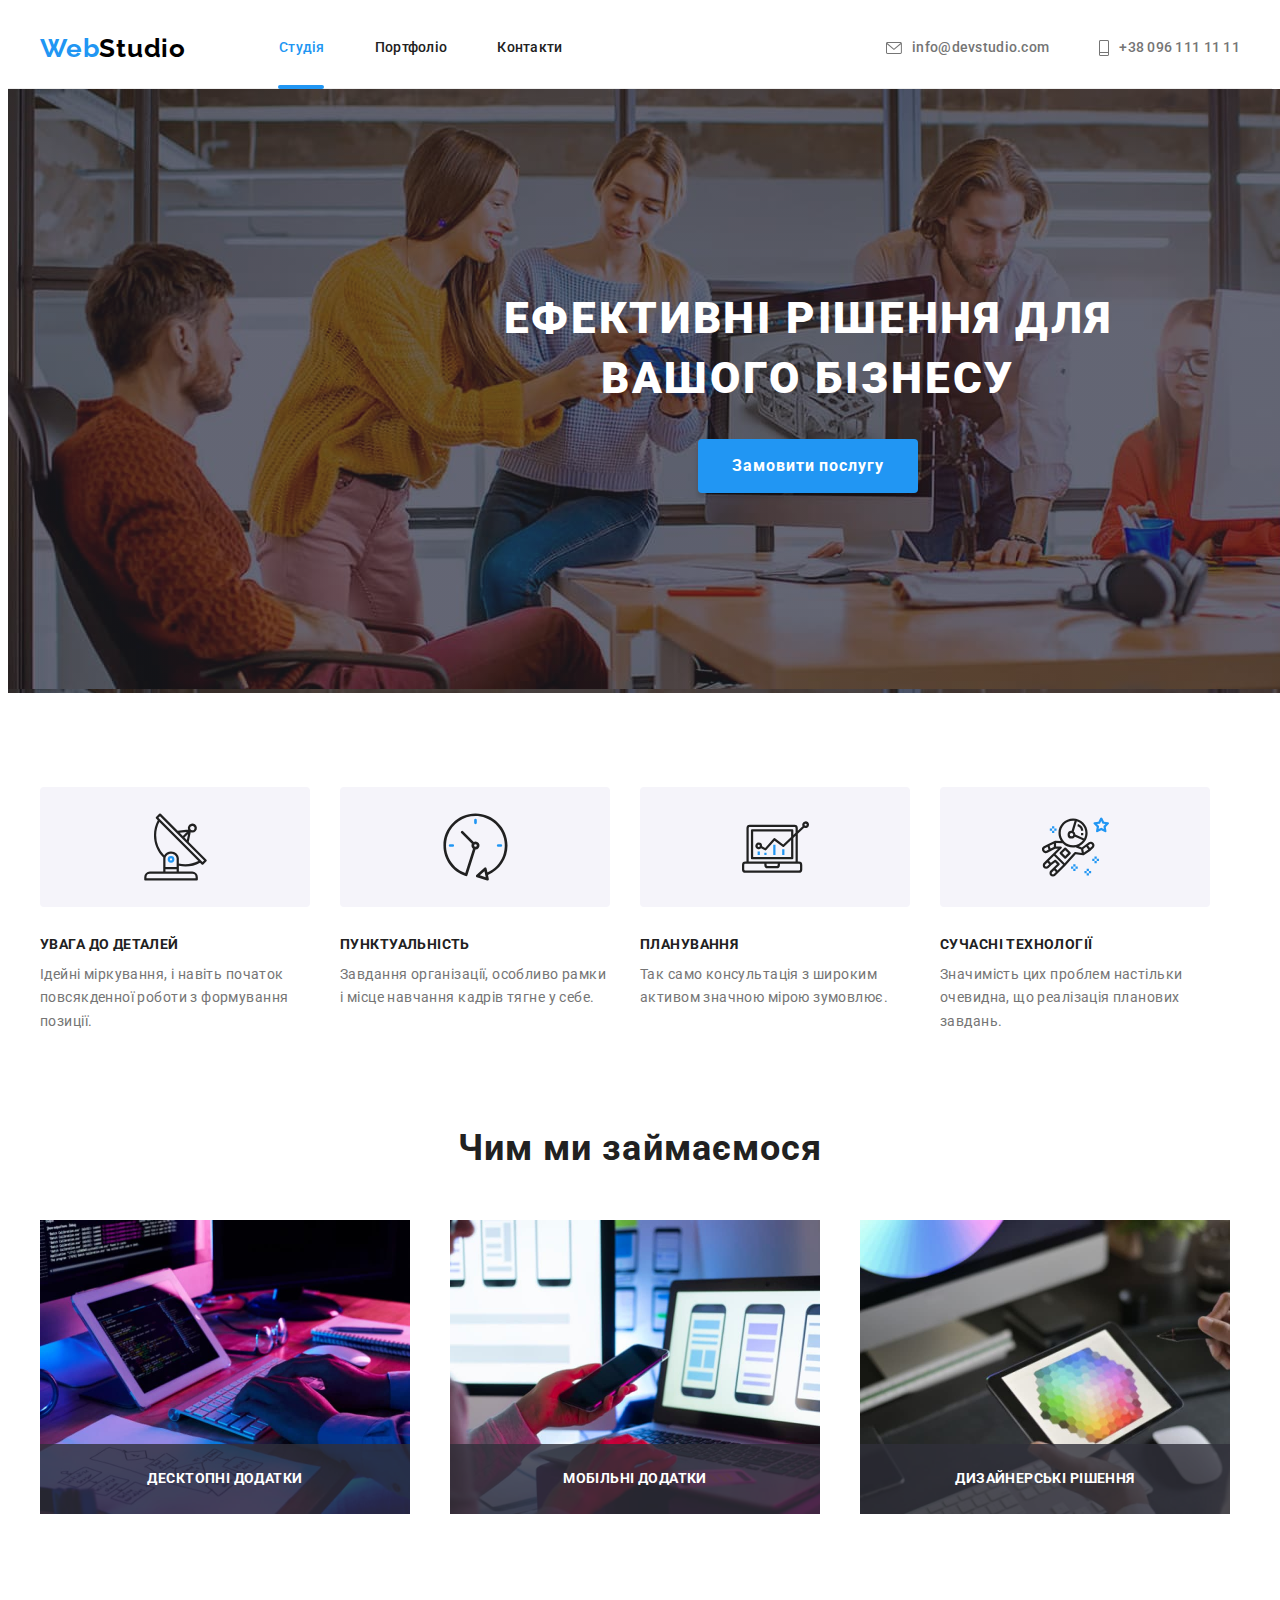
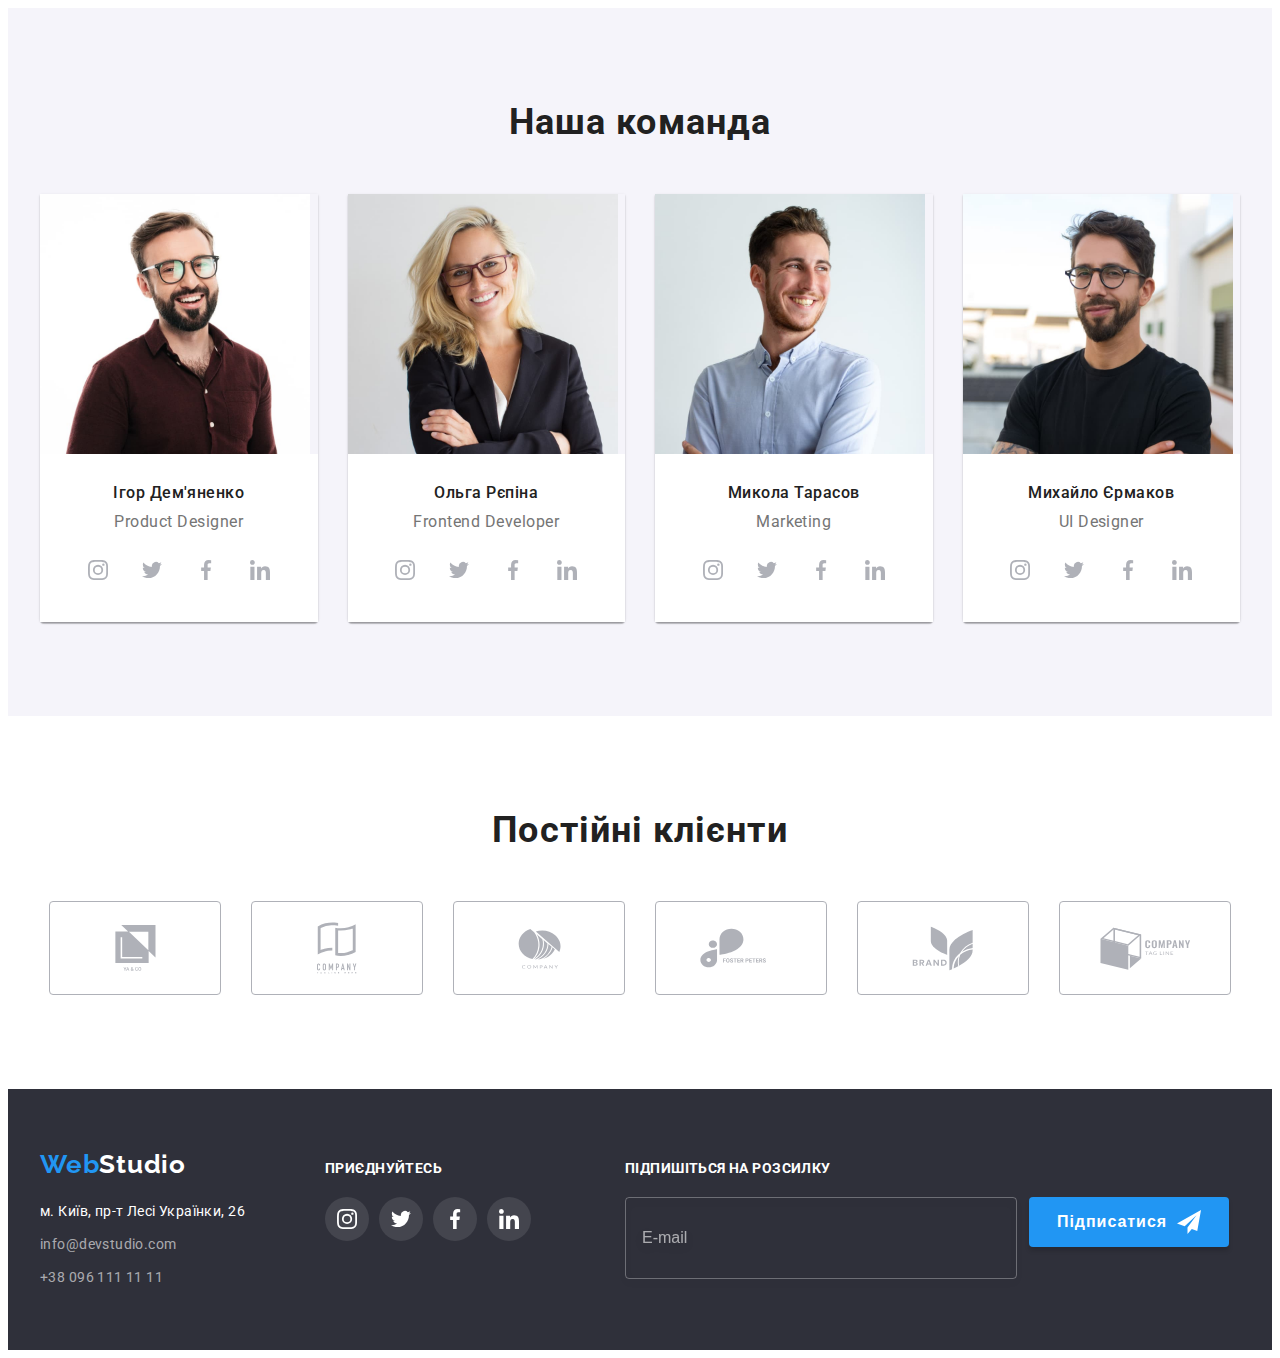
<file: index.html>
<!DOCTYPE html>
<html lang="uk">
  <head>
    <meta charset="UTF-8" />
    <meta http-equiv="X-UA-Compatible" content="IE=edge" />
    <meta name="viewport" content="width=device-width, initial-scale=1.0" />
    <title>WebStudio</title>
    <link rel="preconnect" href="https://fonts.googleapis.com" />
    <link rel="preconnect" href="https://fonts.gstatic.com" crossorigin />
    <link
      href="https://fonts.googleapis.com/css2?family=Raleway:wght@700&family=Roboto:wght@400;500;700;900&display=swap"
      rel="stylesheet"
    />
    <link
      rel="stylesheet"
      href="https://cdnjs.cloudflare.com/ajax/libs/modern-normalize/1.1.0/modern-normalize.min.css"
      integrity="sha512-wpPYUAdjBVSE4KJnH1VR1HeZfpl1ub8YT/NKx4PuQ5NmX2tKuGu6U/JRp5y+Y8XG2tV+wKQpNHVUX03MfMFn9Q=="
      crossorigin="anonymous"
      referrerpolicy="no-referrer"
    />
    <link rel="stylesheet" href="./css/styles.css" />
  </head>

  <body>
    <header class="header">
      <div class="container header-container">
        <nav class="header-navigation">
          <a class="header-logo top-logo link" href="#"
            >Web<span class="one-logo">Studio</span></a
          >
          <ul class="header-list list">
            <li class="header-item">
              <a class=" header-link link active current" href="index.html">Студія</a>
            </li>
            <li class="header-item">
              <a class="header-link link" href="portfolio.html">Портфоліо</a>
            </li>
            <li class="header-item">
              <a class="header-link link" href="#">Контакти</a>
            </li>
          </ul>
        </nav>
        <ul class="header-list list">
          <li class="header-item">
            <a
              class="header-mail link header-link"
              href="mailto:info@devstudio.com"
            >
              <svg class="small-soc-icon" width="16" height="12">
                <use href="./images/symbol-defs.svg#icon-mail"></use>
              </svg>
              info@devstudio.com</a
            >
          </li>
          <li class="header-item">
            <a class="header-tel link header-link" href="tel:+380961111111">
              <svg class="small-soc-icon" width="10" height="16">
                <use href="./images/symbol-defs.svg#icon-tel"></use>
              </svg>
              +38 096 111 11 11</a
            >
          </li>
        </ul>
      </div>
    </header>
    <main>
      <section class="small">
        <div class="container-btn">
          <h1 class="small-hero">
            Ефективні рішення для <br />
            вашого бізнесу
          </h1>
          <button class="small-btn" data-modal-open type="button">Замовити послугу</button>
        </div>
      </section>
      <section class="big">
        <div class="container">
          <h2 class="visually-hidden">Наші особливості</h2>
          <ul class="big-list list">
            <li class="big-item">
              <div class="section-item-box">
                <svg class="big-soc-icon" width="67px" height="70px">
                  <use href="./images/symbol-defs.svg#icon-antenna"></use>
                </svg>
              </div>
              <h3 class="big-word">увага до деталей</h3>
              <p class="big-text">
                Ідейні міркування, і навіть початок повсякденної роботи з
                формування позиції.
              </p>
            </li>
            <li class="big-item">
              <div class="section-item-box">
                <svg class="big-soc-icon" width="67px" height="70px">
                  <use href="./images/symbol-defs.svg#icon-clock"></use>
                </svg>
              </div>
              <h3 class="big-word">пунктуальність</h3>
              <p class="big-text">
                Завдання організації, особливо рамки і місце навчання кадрів
                тягне у себе.
              </p>
            </li>
            <li class="big-item">
              <div class="section-item-box">
                <svg class="big-soc-icon" width="67px" height="70px">
                  <use href="./images/symbol-defs.svg#icon-diagram1"></use>
                </svg>
              </div>
              <h3 class="big-word">планування</h3>
              <p class="big-text">
                Так само консультація з широким активом значною мірою зумовлює.
              </p>
            </li>
            <li class="big-item">
              <div class="section-item-box">
                <svg class="big-soc-icon" width="67px" height="70px">
                  <use href="./images/symbol-defs.svg#icon-astronaut"></use>
                </svg>
              </div>
              <h3 class="big-word">сучасні технології</h3>
              <p class="big-text">
                Значимість цих проблем настільки очевидна, що реалізація
                планових завдань.
              </p>
            </li>
          </ul>
        </div>
      </section>

      <section class="work">
        <div class="container">
          <h2 class="work-hero top-tex">Чим ми займаємося</h2>
          <ul class="work-list list">
            <li class="work-item">
              <div class="work-wrap">
              <img
                src="./images/gadgets1.jpg"
                alt="робота з гаджетом"
                width="370"
                height="294"
              />
              <div>
              <p class="work-text">Десктопні додатки</p>
              </div>
              </div>
            </li>
            <li class="work-item">
              <div class="work-wrap">
              <img
                src="./images/gadgets2.jpg"
                alt="робота з гаджетом"
                width="370"
                height="294"
              />
              <div>
              <p class="work-text">Мобільні додатки</p>
              </div>
              </div>
            </li>
            <li class="work-item">
              <div class="work-wrap">
              <img
                src="./images/gadgets3.jpg"
                alt="робота з гаджетом"
                width="370"
                height="294"
              />
              <div>
              <p class="work-text">Дизайнерські рішення</p>
              </div>
              </div>
            </li>
          </ul>
        </div>
      </section>

      <section class="people">
        <div class="container">
          <h2 class="people-hero top-tex">Наша команда</h2>
          <ul class="people-list list">
            <li class="people-item">
              <img
                src="./images/Ihor_Demyanenko.jpg"
                alt="член команди"
                width="270"
                height="260"
              />
              <div class="people-card">
                <h3 class="people-name">Ігор Дем'яненко</h3>
                <p class="people-work">Product Designer</p>
                <ul class="people-soc-list">
                  <li class="people-soc-item">
                    <a class="people-soc-link" href="">
                      <svg class="people-soc-icon" width="20" height="20">
                        <use
                          href="./images/symbol-defs.svg#icon-instagram"
                        ></use>
                      </svg>
                    </a>
                  </li>
                  <li class="people-soc-item">
                    <a class="people-soc-link" href="twitter">
                      <svg class="people-soc-icon" width="20" height="20">
                        <use href="./images/symbol-defs.svg#icon-twitter"></use>
                      </svg>
                    </a>
                  </li>
                  <li class="people-soc-item">
                    <a class="people-soc-link" href="">
                      <svg class="people-soc-icon" width="20" height="20">
                        <use
                          href="./images/symbol-defs.svg#icon-facebook"
                        ></use>
                      </svg>
                    </a>
                  </li>
                  <li class="people-soc-item">
                    <a class="people-soc-link" href="">
                      <svg class="people-soc-icon" width="20" height="20">
                        <use
                          href="./images/symbol-defs.svg#icon-linkedin"
                        ></use>
                      </svg>
                    </a>
                  </li>
                </ul>
              </div>
            </li>
            <li class="people-item">
              <img
                src="./images/Olga_Repina.jpg"
                alt="член команди"
                width="270"
                height="260"
              />
              <div class="people-card">
                <h3 class="people-name">Ольга Рєпіна</h3>
                <p class="people-work">Frontend Developer</p>
                <ul class="people-soc-list">
                  <li class="people-soc-item">
                    <a class="people-soc-link" href="">
                      <svg class="people-soc-icon" width="20" height="20">
                        <use
                          href="./images/symbol-defs.svg#icon-instagram"
                        ></use>
                      </svg>
                    </a>
                  </li>
                  <li class="people-soc-item">
                    <a class="people-soc-link" href="">
                      <svg class="people-soc-icon" width="20" height="20">
                        <use href="./images/symbol-defs.svg#icon-twitter"></use>
                      </svg>
                    </a>
                  </li>
                  <li class="people-soc-item">
                    <a class="people-soc-link" href="">
                      <svg class="people-soc-icon" width="20" height="20">
                        <use
                          href="./images/symbol-defs.svg#icon-facebook"
                        ></use>
                      </svg>
                    </a>
                  </li>
                  <li class="people-soc-item">
                    <a class="people-soc-link" href="">
                      <svg class="people-soc-icon" width="20" height="20">
                        <use
                          href="./images/symbol-defs.svg#icon-linkedin"
                        ></use>
                      </svg>
                    </a>
                  </li>
                </ul>
              </div>
            </li>
            <li class="people-item">
              <img
                src="./images/Mykola_Tarasov.jpg"
                alt="член команди"
                width="270"
                height="260"
              />
              <div class="people-card">
                <h3 class="people-name">Микола Тарасов</h3>
                <p class="people-work">Marketing</p>
                <ul class="people-soc-list">
                  <li class="people-soc-item">
                    <a class="people-soc-link" href="">
                      <svg class="people-soc-icon" width="20" height="20">
                        <use
                          href="./images/symbol-defs.svg#icon-instagram"
                        ></use>
                      </svg>
                    </a>
                  </li>
                  <li class="people-soc-item">
                    <a class="people-soc-link" href="">
                      <svg class="people-soc-icon" width="20" height="20">
                        <use href="./images/symbol-defs.svg#icon-twitter"></use>
                      </svg>
                    </a>
                  </li>
                  <li class="people-soc-item">
                    <a class="people-soc-link" href="">
                      <svg class="people-soc-icon" width="20" height="20">
                        <use
                          href="./images/symbol-defs.svg#icon-facebook"
                        ></use>
                      </svg>
                    </a>
                  </li>
                  <li class="people-soc-item">
                    <a class="people-soc-link" href="">
                      <svg class="people-soc-icon" width="20" height="20">
                        <use
                          href="./images/symbol-defs.svg#icon-linkedin"
                        ></use>
                      </svg>
                    </a>
                  </li>
                </ul>
              </div>
            </li>
            <li class="people-item">
              <img
                src="./images/Mykhailo_Ermakov.jpg"
                alt="член команди"
                width="270"
                height="260"
              />
              <div class="people-card">
                <h3 class="people-name">Михайло Єрмаков</h3>
                <p class="people-work">UI Designer</p>
                <ul class="people-soc-list">
                  <li class="people-soc-item">
                    <a class="people-soc-link" href="">
                      <svg class="people-soc-icon" width="20" height="20">
                        <use
                          href="./images/symbol-defs.svg#icon-instagram"
                        ></use>
                      </svg>
                    </a>
                  </li>
                  <li class="people-soc-item">
                    <a class="people-soc-link" href="">
                      <svg class="people-soc-icon" width="20" height="20">
                        <use href="./images/symbol-defs.svg#icon-twitter"></use>
                      </svg>
                    </a>
                  </li>
                  <li class="people-soc-item">
                    <a class="people-soc-link" href="">
                      <svg class="people-soc-icon" width="20" height="20">
                        <use
                          href="./images/symbol-defs.svg#icon-facebook"
                        ></use>
                      </svg>
                    </a>
                  </li>
                  <li class="people-soc-item">
                    <a class="people-soc-link" href="">
                      <svg class="people-soc-icon" width="20" height="20">
                        <use
                          href="./images/symbol-defs.svg#icon-linkedin"
                        ></use>
                      </svg>
                    </a>
                  </li>
                </ul>
              </div>
            </li>
          </ul>
        </div>
      </section>
      <section class="group">
        <div class="container">
          <h2 class="group-hero top-tex">Постійні клієнти</h2>
          <ul class="group-list list">
            <li class="group-item">
              <a class="section-group-box" href="">
                <svg class="group-soc-icon" width="41px" height="46px">
                  <use href="./images/symbol-defs.svg#icon-group"></use>
                </svg>
              </a>
            </li>
            <li class="group-item">
              <a class="section-group-box" href="">
                <svg class="group-soc-icon" width="40px" height="52px">
                  <use href="./images/symbol-defs.svg#icon-group1"></use>
                </svg>
              </a>
            </li>
            <li class="group-item">
              <a class="section-group-box" href="">
                <svg class="group-soc-icon" width="43px" height="41px">
                  <use href="./images/symbol-defs.svg#icon-group2"></use>
                </svg>
              </a>
            </li>
            <li class="group-item">
              <a class="section-group-box" href="">
                <svg class="group-soc-icon" width="84px" height="40px">
                  <use href="./images/symbol-defs.svg#icon-group3"></use>
                </svg>
              </a>
            </li>
            <li class="group-item">
              <a class="section-group-box" href="">
                <svg class="group-soc-icon" width="62px" height="45px">
                  <use href="./images/symbol-defs.svg#icon-group4"></use>
                </svg>
              </a>
            </li>
            <li class="group-item">
              <a class="section-group-box" href="">
                <svg class="group-soc-icon" width="93px" height="43px">
                  <use href="./images/symbol-defs.svg#icon-group5"></use>
                </svg>
              </a>
            </li>
          </ul>
        </div>
      </section>
    </main>

    <footer class="footer">
      <div class="container footer-case">
        <div class="footer-big">
          <a class="footer-logo top-logo link" href="#"
            >Web<span class="too-logo">Studio</span></a
          >
          <address class="address">
            <ul class="address-list list">
              <li class="address-item">
                <a
                  class="address-map link"
                  href="https://goo.gl/maps/Udz36bkvhuajDw5aA"
                  target="_blank"
                  rel="noopener noreferre nofollow"
                  >м. Київ, пр-т Лесі Українки, 26</a
                >
              </li>
              <li class="address-item">
                <a class="address-link link" href="mailto:info@devstudio.com"
                  >info@devstudio.com</a
                >
              </li>
              <li class="address-item-tel">
                <a class="address-link link" href="tel:+380961111111"
                  >+38 096 111 11 11</a
                >
              </li>
            </ul>
          </address>
        </div>

        <div class="footer-info">
          <p class="footer-soc-name">ПРИЄДНУЙТЕСЬ</p>
          <ul class="footer-soc-list">
            <li class="footer-soc-item">
              <a class="footer-soc-link" href="">
                <svg class="footer-soc-icon" width="20" height="20">
                  <use href="./images/symbol-defs.svg#icon-instagram"></use>
                </svg>
              </a>
            </li>
            <li class="footer-soc-item">
              <a class="footer-soc-link" href="">
                <svg class="footer-soc-icon" width="20" height="20">
                  <use href="./images/symbol-defs.svg#icon-twitter"></use>
                </svg>
              </a>
            </li>
            <li class="footer-soc-item">
              <a class="footer-soc-link" href="">
                <svg class="footer-soc-icon" width="20" height="20">
                  <use href="./images/symbol-defs.svg#icon-facebook"></use>
                </svg>
              </a>
            </li>
            <li class="footer-soc-item-end">
              <a class="footer-soc-link" href="">
                <svg class="footer-soc-icon" width="20" height="20">
                  <use href="./images/symbol-defs.svg#icon-linkedin"></use>
                </svg>
              </a>
            </li>
          </ul>
        </div>
        <form class="footer-form">
          <label class="footer-note-mail" for="email">Підпишіться на розсилку</label>
        <div class="footer-note">
              <input class="icon-form" type="email" name="email" placeholder="E-mail" id="email">
            <button class="modal-sumbit" type="submit" >Підписатися
              <svg class="footer-close-icon" width="24" height="24">
                <use href="./images/symbol-defs.svg#icon-send"></use>
              </svg>
            </button>
        </div>
        </form>
      </div>
    </footer>
    <div class="backdrop is-hidden" data-modal>
      <div class="modal" >
        <button type="button" class="modal-btn" data-modal-close>
          <svg  class="modal-close-icon" width="11px" height="11px">
            <use class="modal-close-img"  href="./images/symbol-defs.svg#icon-Vector"></use>
          </svg>
        </button>
          <p class="modal-top-name">Залиште свої дані, ми вам передзвонимо</p>
        <form class="form" action="js-speaker-form">
      <div class="modal-case">
        <label class="modal-card" for="name">Ім'я</label>
        <input class="modal-topick" type="text" name="name" id="name" required>
          <svg class="modal-card-svg" width="18" height="18">
            <use class="modal-card-icon" href="./images/symbol-defs.svg#icon-person"></use>
          </svg>
      </div>
      <div class="modal-case">
        <label class="modal-card" for="tel">Телефон</label>
        <input class="modal-topick" type="tel" name="tel" id="tel" required>
          <svg class="modal-card-svg" width="18" height="18">
            <use class="modal-card-icon"  href="./images/symbol-defs.svg#icon-t"></use>
          </svg> 
      </div>
      <div class="modal-case">
        <label class="modal-card" for="m-email">Пошта</label>
        <input class="modal-topick" type="email" name="email" id="m-email">
          <svg class="modal-card-svg" width="18" height="18">
            <use class="modal-card-icon" href="./images/symbol-defs.svg#icon-e"></use>
          </svg> 
      </div>
      <div class="modal-comment">
          <label class="commentar" for="comment">Коментар</label>
        <textarea class="teaxtarea" name="comment" id="comment" rows="10" placeholder="Введіть текст"></textarea>
      </div>
      <div class="checkbox">
        <label for="text" class="checkbox-topick">
          <input type="checkbox" class="input-checkbox" name="text" value="text" id="text">
          <span class="checkbox-check"></span>
          Погоджуюся з розсилкою та приймаю
          <a class="checkbox-bottom" href="#">Умови договору</a> 
        </label>
      </div>
      <div>
        <button class="modal-sumbit-two" type="submit">Відправити</button>
      </div>
      </form>
    </div>
      </div>
    <script src="./js/modal.js"></script>
  </body>
</html>
</file>
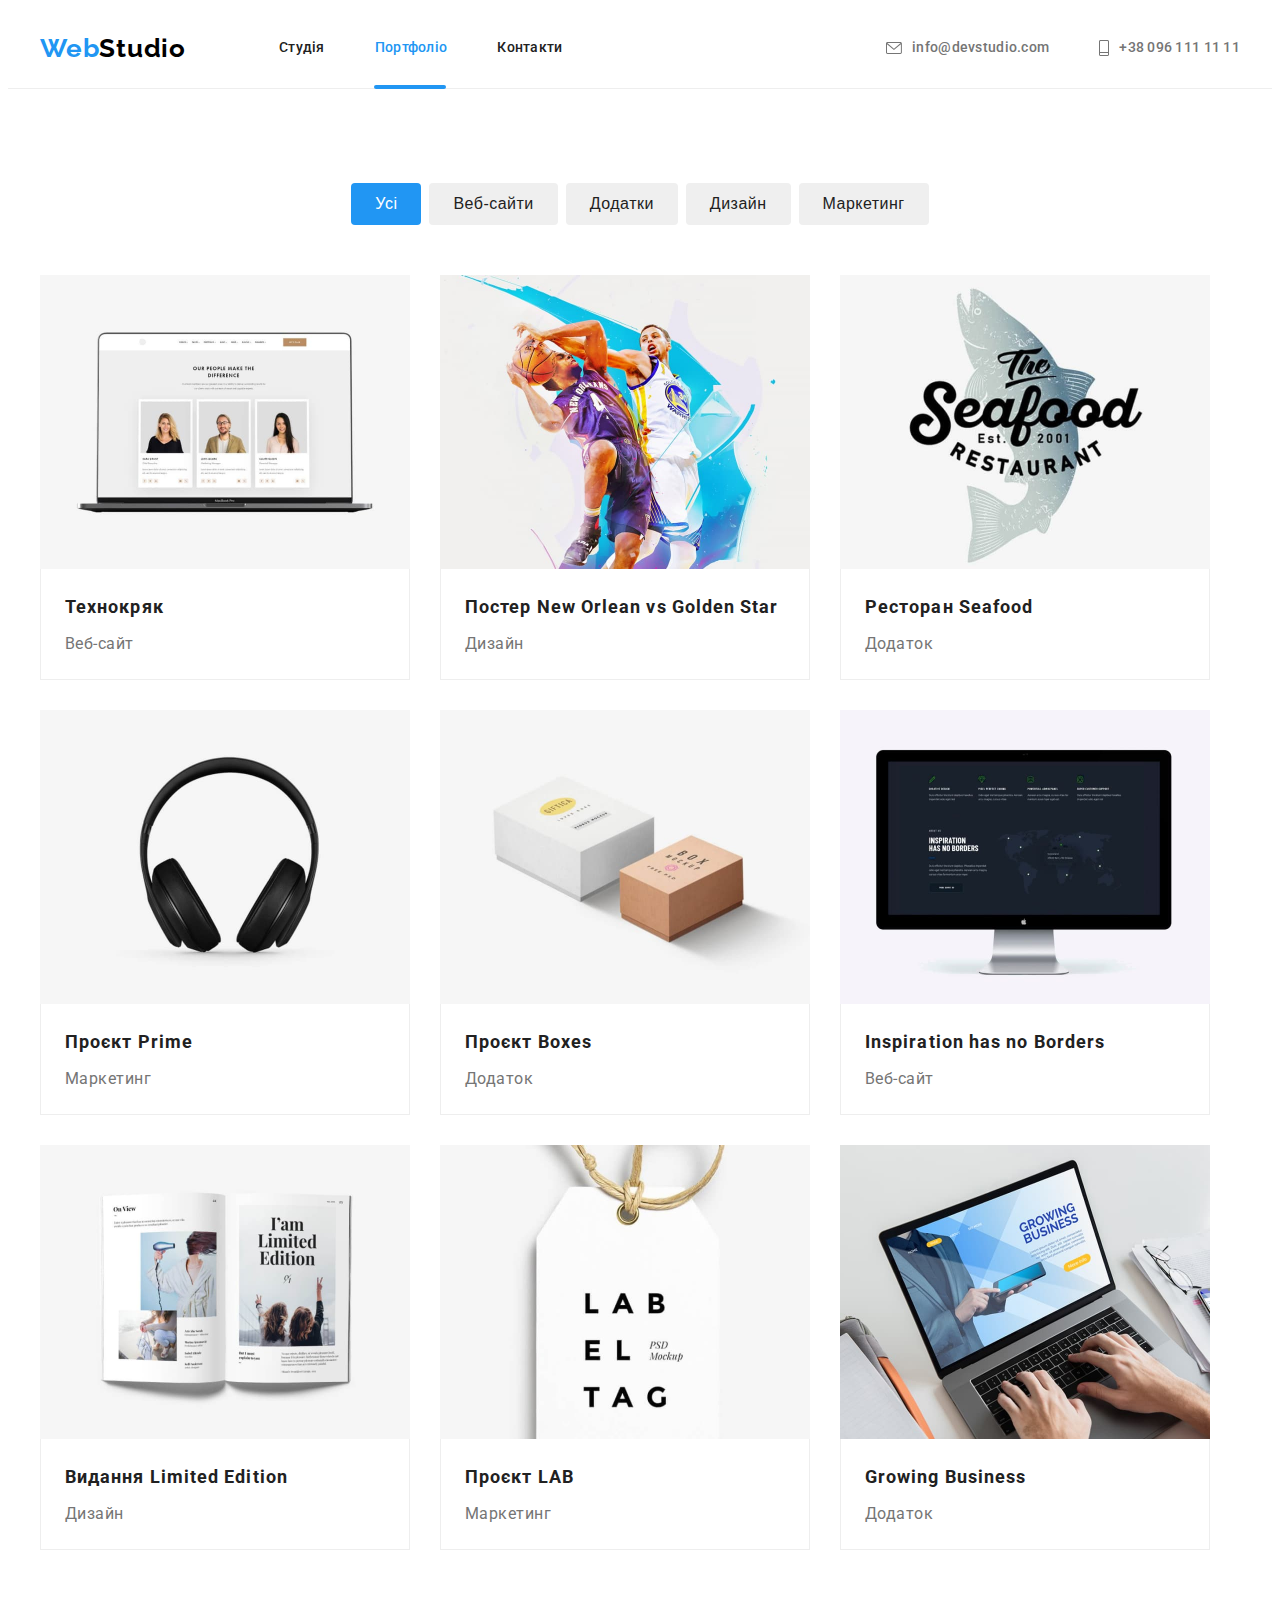
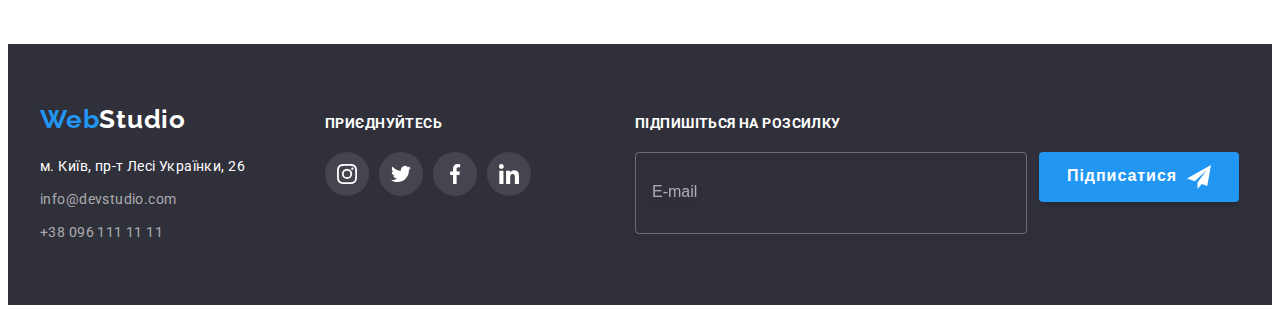
<file: portfolio.html>
<!DOCTYPE html>
<html lang="uk">
  <head>
    <meta charset="UTF-8" />
    <meta http-equiv="X-UA-Compatible" content="IE=edge" />
    <meta name="viewport" content="width=device-width, initial-scale=1.0" />
    <title>WebStudio</title>
    <link rel="preconnect" href="https://fonts.googleapis.com" />
    <link rel="preconnect" href="https://fonts.gstatic.com" crossorigin />
    <link
      href="https://fonts.googleapis.com/css2?family=Raleway:wght@700&family=Roboto:wght@400;500;700;900&display=swap"
      rel="stylesheet"
    />
    <link
      rel="stylesheet"
      href="https://cdnjs.cloudflare.com/ajax/libs/modern-normalize/1.1.0/modern-normalize.min.css"
      integrity="sha512-wpPYUAdjBVSE4KJnH1VR1HeZfpl1ub8YT/NKx4PuQ5NmX2tKuGu6U/JRp5y+Y8XG2tV+wKQpNHVUX03MfMFn9Q=="
      crossorigin="anonymous"
      referrerpolicy="no-referrer"
    />
    <link rel="stylesheet" href="./css/styles.css" />
  </head>

  <body>
    <header class="header">
      <div class="container header-container">
        <nav class="header-navigation">
          <a class="header-logo top-logo link" href="WebStudio"
            >Web<span class="one-logo">Studio</span></a>
          <ul class="header-list list">
            <li class="header-item">
              <a class="header-link link" href="index.html">Студія</a>
            </li>
            <li class="header-item">
              <a
                class="current header-link link active current"
                href="portfolio.html"
                >Портфоліо</a
              >
            </li>
            <li class="header-item">
              <a class="header-link link" href="#">Контакти</a>
            </li>
          </ul>
        </nav>
        <ul class="header-list list">
          <li class="header-item">
            <a
              class="header-mail link header-link"
              href="mailto:info@devstudio.com"
            >
              <svg class="small-soc-icon" width="16" height="12">
                <use href="./images/symbol-defs.svg#icon-mail"></use>
              </svg>
              info@devstudio.com</a
            >
          </li>
          <li class="header-item">
            <a class="header-tel link header-link" href="tel:+380961111111">
              <svg class="small-soc-icon" width="10" height="16">
                <use href="./images/symbol-defs.svg#icon-tel"></use>
              </svg>
              +38 096 111 11 11</a
            >
          </li>
        </ul>
      </div>
    </header>
    <main>
      <section class="portfolio">
        <div class="container">
          <ul class="button-list list-filter list">
            <li class="button-item">
              <button class="button-btn active__btn" type="button">Усі</button>
            </li>
            <li class="button-item">
              <button class="button-btn" type="button">Веб-сайти</button>
            </li>
            <li class="button-item">
              <button class="button-btn" type="button">Додатки</button>
            </li>
            <li class="button-item">
              <button class="button-btn" type="button">Дизайн</button>
            </li>
            <li class="button-item">
              <button class="button-btn" type="button">Маркетинг</button>
            </li>
          </ul>
          <h1 class="visually-hidden">Портфоліо</h1>
          <ul class="portfolio-list list">
            <li class="portfolio-item">
              <a href="#" class="link link-text">
                <div class="portfolio-wrap">
                  <img
                    src="./images/web_site.jpg"
                    alt="Технокряк"
                    width="370"
                    height="294"
                  />
                  <p class="portfolio-text">
                    Ресурс пропонує комплексні пропозиції з різним рівнем
                    функціоналу та сервісів. Все це дозволить відвідувачу
                    отримати вичерпні відомості про компанію чи приватну особу.
                  </p>
                </div>
                <div class="portfolio-card">
                  <h3 class="portfolio-name">Технокряк</h3>
                  <p class="portfolio-work">Веб-сайт</p>
                </div>
              </a>
            </li>
            <li class="portfolio-item">
              <a href="#" class="link link-text">
                <div class="portfolio-wrap">
                  <img
                    src="./images/designer.jpg"
                    alt="Постер New Orlean vs Golden Star"
                    width="370"
                    height="294"
                  />
                  <p class="portfolio-text">
                    Ресурс пропонує комплексні пропозиції з різним рівнем
                    функціоналу та сервісів. Все це дозволить відвідувачу
                    отримати вичерпні відомості про компанію чи приватну особу.
                  </p>
                </div>
                <div class="portfolio-card">
                  <h3 class="portfolio-name">
                    Постер New Orlean vs Golden Star
                  </h3>
                  <p class="product-type">Дизайн</p>
                </div>
              </a>
            </li>
            <li class="portfolio-item">
              <a href="#" class="link link-text">
                <div class="portfolio-wrap">
                  <img
                    src="./images/app.jpg"
                    alt="Ресторан Seafood"
                    width="370"
                    height="294"
                  />
                  <p class="portfolio-text">
                    Ресурс пропонує комплексні пропозиції з різним рівнем
                    функціоналу та сервісів. Все це дозволить відвідувачу
                    отримати вичерпні відомості про компанію чи приватну особу.
                  </p>
                </div>
                <div class="portfolio-card">
                  <h3 class="portfolio-name">Ресторан Seafood</h3>
                  <p class="portfolio-work">Додаток</p>
                </div>
              </a>
            </li>
            <li class="portfolio-item">
              <a href="#" class="link link-text">
                <div class="portfolio-wrap">
                  <img
                    src="./images/marketing.jpg"
                    alt="Проєкт Prime"
                    width="370"
                    height="294"
                  />
                  <p class="portfolio-text">
                    Ресурс пропонує комплексні пропозиції з різним рівнем
                    функціоналу та сервісів. Все це дозволить відвідувачу
                    отримати вичерпні відомості про компанію чи приватну особу.
                  </p>
                </div>
                <div class="portfolio-card">
                  <h3 class="portfolio-name">Проєкт Prime</h3>
                  <p class="portfolio-work">Маркетинг</p>
                </div>
              </a>
            </li>
            <li class="portfolio-item">
              <a href="#" class="link link-text">
                <div class="portfolio-wrap">
                  <img
                    src="./images/box_app.jpg"
                    alt="Проєкт Boxes"
                    width="370"
                    height="294"
                  />
                  <p class="portfolio-text">
                    Ресурс пропонує комплексні пропозиції з різним рівнем
                    функціоналу та сервісів. Все це дозволить відвідувачу
                    отримати вичерпні відомості про компанію чи приватну особу.
                  </p>
                </div>
                <div class="portfolio-card">
                  <h3 class="portfolio-name">Проєкт Boxes</h3>
                  <p class="portfolio-work">Додаток</p>
                </div>
              </a>
            </li>
            <li class="portfolio-item">
              <a href="#" class="link link-text">
                <div class="portfolio-wrap">
                  <img
                    src="./images/web_computer.jpg"
                    alt="Inspiration has no Borders"
                    width="370"
                    height="294"
                  />
                  <p class="portfolio-text">
                    Ресурс пропонує комплексні пропозиції з різним рівнем
                    функціоналу та сервісів. Все це дозволить відвідувачу
                    отримати вичерпні відомості про компанію чи приватну особу.
                  </p>
                </div>
                <div class="portfolio-card">
                  <h3 class="portfolio-name">Inspiration has no Borders</h3>
                  <p class="portfolio-work">Веб-сайт</p>
                </div>
              </a>
            </li>
            <li class="portfolio-item">
              <a href="#" class="link link-text">
                <div class="portfolio-wrap">
                  <img
                    src="./images/book.jpg"
                    alt="Видання Limited Edition"
                    width="370"
                    height="294"
                  />
                  <p class="portfolio-text">
                    Ресурс пропонує комплексні пропозиції з різним рівнем
                    функціоналу та сервісів. Все це дозволить відвідувачу
                    отримати вичерпні відомості про компанію чи приватну особу.
                  </p>
                </div>
                <div class="portfolio-card">
                  <h3 class="portfolio-name">Видання Limited Edition</h3>
                  <p class="portfolio-work">Дизайн</p>
                </div>
              </a>
            </li>
            <li class="portfolio-item">
              <a href="#" class="link link-text">
                <div class="portfolio-wrap">
                  <img
                    src="./images/marketing_lable.jpg"
                    alt="Проєкт LAB"
                    width="370"
                    height="294"
                  />
                  <p class="portfolio-text">
                    Ресурс пропонує комплексні пропозиції з різним рівнем
                    функціоналу та сервісів. Все це дозволить відвідувачу
                    отримати вичерпні відомості про компанію чи приватну особу.
                  </p>
                </div>
                <div class="portfolio-card">
                  <h3 class="portfolio-name">Проєкт LAB</h3>
                  <p class="portfolio-work">Маркетинг</p>
                </div>
              </a>
            </li>
            <li class="portfolio-item">
              <a href="#" class="link link-text">
                <div class="portfolio-wrap">
                  <img
                    src="./images/app_laptop.jpg"
                    alt="член команди"
                    width="370"
                    height="294"
                  />
                  <p class="portfolio-text">
                    Ресурс пропонує комплексні пропозиції з різним рівнем
                    функціоналу та сервісів. Все це дозволить відвідувачу
                    отримати вичерпні відомості про компанію чи приватну особу.
                  </p>
                </div>
                <div class="portfolio-card">
                  <h3 class="portfolio-name">Growing Business</h3>
                  <p class="portfolio-work">Додаток</p>
                </div>
              </a>
            </li>
          </ul>
        </div>
      </section>
    </main>

    <footer class="footer">
      <div class="container footer-case">
        <div class="footer-big">
          <a class="footer-logo top-logo link" href="#"
            >Web<span class="too-logo">Studio</span></a
          >
          <address class="address">
            <ul class="address-list list">
              <li class="address-item">
                <a
                  class="address-map link"
                  href="https://goo.gl/maps/Udz36bkvhuajDw5aA"
                  target="_blank"
                  rel="noopener noreferre nofollow"
                  >м. Київ, пр-т Лесі Українки, 26</a
                >
              </li>
              <li class="address-item">
                <a class="address-link link" href="mailto:info@devstudio.com"
                  >info@devstudio.com</a
                >
              </li>
              <li class="address-item-tel">
                <a class="address-link link" href="tel:+380961111111"
                  >+38 096 111 11 11</a
                >
              </li>
            </ul>
          </address>
        </div>

        <div class="footer-info">
          <p class="footer-soc-name">ПРИЄДНУЙТЕСЬ</p>
          <ul class="footer-soc-list">
            <li class="footer-soc-item">
              <a class="footer-soc-link" href="">
                <svg class="footer-soc-icon" width="20" height="20">
                  <use href="./images/symbol-defs.svg#icon-instagram"></use>
                </svg>
              </a>
            </li>
            <li class="footer-soc-item">
              <a class="footer-soc-link" href="">
                <svg class="footer-soc-icon" width="20" height="20">
                  <use href="./images/symbol-defs.svg#icon-twitter"></use>
                </svg>
              </a>
            </li>
            <li class="footer-soc-item">
              <a class="footer-soc-link" href="">
                <svg class="footer-soc-icon" width="20" height="20">
                  <use href="./images/symbol-defs.svg#icon-facebook"></use>
                </svg>
              </a>
            </li>
            <li class="footer-soc-item">
              <a class="footer-soc-link" href="">
                <svg class="footer-soc-icon" width="20" height="20">
                  <use href="./images/symbol-defs.svg#icon-linkedin"></use>
                </svg>
              </a>
            </li>
          </ul>
        </div>
        <form class="footer-form">
          <label class="footer-note-mail" for="email">Підпишіться на розсилку</label>
        <div class="footer-note">
              <input class="icon-form" type="email" name="email" placeholder="E-mail" id="email">
            <button class="modal-sumbit" type="submit" >Підписатися
              <svg class="footer-close-icon" width="24" height="24">
                <use href="./images/symbol-defs.svg#icon-send"></use>
              </svg>
            </button>
        </div>
        </form>
      </div>
    </footer>
  </body>
</html>
</file>
<file: css/styles.css>
body {
  font-family: "Roboto", sans-serif;
  background: #ffffff;
  color: #000000;
}

.list {
  list-style: none;
}
.link {
  text-decoration: none;
  display: block;
}

:root {
  --footer-color: #2196f3;
  --main-clor: #757575;
  --white-color: #ffffff;
  --grey-color: #212121;
  --black-color: #2f303a;
  --bottom-color: #ffffff;
  --link-color: rgba(255, 255, 255, 0.6);
  --icon-color: #f5f5f5;
}

p,
h1,
h2,
h3,
h4,
h5,
h6 {
  margin: 0;
}
ul,
ol {
  margin: 0;
  padding-left: 0;
  list-style: none;
}
img {
  display: block;
}
button {
  cursor: pointer;
}
address {
  font-style: normal;
}
img {
  display: block;
  max-width: 100%;
  height: auto;
}
.container {
  width: 1200px;
  padding-left: 15px;
  padding-right: 15px;
  margin: 0 auto;
}

/* ---------HEADER-------- */
.header-link.current {
  color: var(--background);
}

.current::after {
  content: "";
  position: absolute;
  bottom: 0;
  display: block;
  width: 100%;
  height: 4px;
  background: var(--footer-color);
  border-radius: 2px;
  margin: -1px;
}

.header-link:hover {
  color: var(--background);
}
.header-link:focus {
  color: var(--background);
}

.header-navigation {
  display: flex;
  align-items: center;
}

.active {
  color: var(--footer-color);
  position: relative;
}

.small-soc-icon {
  margin-right: 10px;
  fill: currentColor;
}

.header-logo {
  margin-right: 93px;
}
.top-logo {
  font-family: "Raleway", sans-serif;
  font-style: normal;
  font-weight: 700;
  font-size: 26px;
  line-height: 1.19;
  letter-spacing: 0.03em;
  color: var(--footer-color);
}

.one-logo {
  color: #000000;
}

.header-list {
  display: flex;
  margin-left: auto;
  gap: 50px;
}

.header-container {
  display: flex;
  align-items: center;
}

.header-link {
  font-weight: 500;
  font-size: 14px;
  line-height: 1.14;
  letter-spacing: 0.02em;
  color: var(--grey-color);
  display: flex;
  padding-top: 32px;
  padding-bottom: 32px;
  transition: color 250ms cubic-bezier(0.4, 0, 0.2, 1);
}

.header-link.link.active {
  color: var(--footer-color)
}

.header-mail,
.header-tel {
  color: var(--main-clor);
  display: flex;
  align-items: center;
}

/* ----------MAIN--------- */

.header {
  border-bottom: 1px solid #eeeeee;
}


.header-link:hover,
.header-mail:hover,
.header-tel:hover {
  color: var(--footer-color);
}

.header-link:focus,
.header-mail:focus,
.header-tel:focus {
  color: var(--footer-color);
}

.small-hero {
  font-weight: 900;
  font-size: 44px;
  line-height: 1.36;
  text-align: center;
  letter-spacing: 0.06em;
  text-transform: uppercase;
  color: var(--white-color);
  margin-bottom: 30px;
}

.small {
  width: 1600px;
  margin-right: auto;
  margin-left: auto;
  text-align: center;
  padding-top: 200px;
  padding-bottom: 200px;
  background-repeat: no-repeat;
  background-position: center;
  background: #c4c4c4;
  background-image: linear-gradient(
      rgba(47, 48, 58, 0.4),
      rgba(47, 48, 58, 0.4)
    ),
    url(../images/hero-bg.jpg);
}

.small-btn {
  align-items: center;
  font-family: inherit;
  font-weight: 700;
  font-size: 16px;
  line-height: 1.87;
  letter-spacing: 0.06em;
  color: var(--bottom-color);
  background-color: var(--footer-color);
  box-shadow: 0px 4px 4px rgba(0, 0, 0, 0.15);
  cursor: pointer;
  padding: 10px 32px;
  border-radius: 4px;
  border-color: transparent;
  transition: background-color 250ms cubic-bezier(0.4, 0, 0.2, 1);
}

.small-btn:hover,
.small-btn:focus {
  background-color: #188ce8;
}

.big {
  padding: 94px 0px;
}

.big-list {
  display: flex;
  gap: 30px;
}

.section-item-box {
  width: 270px;
  height: 120px;
  background: #f5f4fa;
  margin-bottom: 30px;
  display: flex;
  align-items: center;
  justify-content: center;
  border-radius: 4px;
}
.big-item {
  width: 270px;
}

.big-word {
  font-weight: 700;
  font-size: 14px;
  line-height: 1.14;
  letter-spacing: 0.03em;
  text-transform: uppercase;
  color: var(--grey-color);
  margin-bottom: 10px;
}

.big-text {
  font-size: 14px;
  line-height: 1.71;
  letter-spacing: 0.03em;
  color: var(--main-clor);
  display: flex;
}

.work {
  padding-bottom: 94px;
}
.work-hero {
  margin-bottom: 50px;
}

.work-list {
  display: flex;
  gap: 30px;
}

.work-item {
  flex-basis: calc((100% - 60px) / 3);
}

.work-wrap {
  position: relative;
}

.work-text {
  position: absolute;
  font-weight: 700;
  font-size: 14px;
  line-height: 1.14;
  letter-spacing: 0.03em;
  text-transform: uppercase;
  width: 370px;
  height: 70px;
  display: flex;
  align-items: center;
  justify-content: center;
  bottom: 0px;
  color: var(--white-color);
  background: rgba(47, 48, 58, 0.8);
}

.top-tex {
  font-weight: 700;
  font-size: 36px;
  line-height: 1.16;
  text-align: center;
  letter-spacing: 0.03em;
  color: var(--grey-color);
}

.people {
  background: #f5f4fa;
  padding-top: 94px;
  padding-bottom: 94px;
}

.people-item {
  flex-basis: calc((100% - 9px) / 4);
}

.people-list {
  display: flex;
  gap: 30px;
}

.people-soc-link {
  width: 44px;
  height: 44px;
  border-radius: 50%;
  align-items: center;
  justify-content: center;
  color: #afb1b8;
  display: flex;
  transition: color 250ms cubic-bezier(0.4, 0, 0.2, 1),
    background-color 250ms cubic-bezier(0.4, 0, 0.2, 1);
}
.people-soc-icon {
  fill: currentColor;
}

.people-soc-list {
  display: flex;
  justify-content: center;
  gap: 10px;
}

.people-soc-link:hover,
.group-soc-link:hover,
.people-soc-link:focus,
.group-soc-link:focus {
  color: var(--white-color);
  background-color: var(--footer-color);
}

.people-item {
  box-shadow: 0px 1px 3px rgba(0, 0, 0, 0.12), 0px 1px 1px rgba(0, 0, 0, 0.14),
    0px 2px 1px rgba(0, 0, 0, 0.2);
  border-radius: 0px 0px 4px 4px;
}

.people-hero {
  margin-bottom: 50px;
}

.people-card {
  background: var(--white-color);
  padding: 30px 10px;
  text-align: center;
}

.people-name {
  font-weight: 500;
  font-size: 16px;
  line-height: 1.18;
  letter-spacing: 0.03em;
  color: var(--grey-color);
  margin-bottom: 10px;
}

.people-work {
  font-size: 16px;
  line-height: 1.18;
  letter-spacing: 0.03em;
  color: var(--main-clor);
  border-radius: 4px;
  margin-bottom: 16px;
}
.group {
  padding-top: 94px;
  padding-bottom: 94px;
}
.group-list {
  display: flex;
  column-gap: 30px;
  justify-content: center;
}
.group-hero {
  margin-bottom: 50px;
}
.section-group-box {
  width: 170px;
  height: 92px;
  border: 1px solid #afb1b8;
  border-radius: 4px;
  display: flex;
  align-items: center;
  justify-content: center;
  color: #afb1b8;
  cursor: pointer;
  transition: color 250ms cubic-bezier(0.4, 0, 0.2, 1),
    border-color 250ms cubic-bezier(0.4, 0, 0.2, 1);
}
.group-soc-icon {
  fill: currentColor;
}

.section-group-box:hover,
.section-group-box:focus {
  color: var(--footer-color);
  border-color: var(--footer-color);
}

/* ----------FOOTER-------- */

.footer {
  background: var(--black-color);
  padding-top: 60px;
  padding-bottom: 60px;
}

.footer-case {
  display: flex;
  align-items: baseline;
}

.footer-big {
  margin-right: 70px;
}

.address {
  margin-top: 20px;
}
.too-logo {
  font-family: "Raleway", sans-serif;
  font-style: normal;
  font-weight: 700;
  font-size: 26px;
  line-height: 1.19;
  letter-spacing: 0.03em;
  color: var(--white-color);
}

.address-map:hover,
.address-link:hover {
  color: var(--footer-color);
}

.address-map:focus,
.address-link:focus {
  color: var(--footer-color);
}

.address-map,
.address-link {
  font-size: 14px;
  line-height: 1.71;
  letter-spacing: 0.03em;
  color: var(--white-color);
  transition: color 250ms cubic-bezier(0.4, 0, 0.2, 1);
}

.address-link {
  color: var(--link-color);
  border-top: 9px;
}

.address-item {
  font-style: normal;
  margin-bottom: 9px;
  margin-right: 10px;
}
.footer-soc-name {
  font-weight: 700;
  font-size: 14px;
  line-height: 1.14;
  letter-spacing: 0.03em;
  text-transform: uppercase;
  color: var(--white-color);
  margin-bottom: 20px;
}
.footer-soc-list {
  display: flex;
}

.footer-soc-item {
  margin-right: 10px;
}
.footer-soc-link {
  width: 44px;
  height: 44px;
  border-radius: 50%;
  background-color: rgba(255, 255, 255, 0.1);
  display: flex;
  align-items: center;
  justify-content: center;
  color: var(--white-color);
  transition: background-color 250ms cubic-bezier(0.4, 0, 0.2, 1);
}

.footer-soc-item-end {
  margin-right: 0px;
}

.footer-soc-icon {
  fill: currentColor;
}
.footer-soc-link:hover,
.footer-soc-link:focus {
  background-color: var(--footer-color);
}

.visually-hidden {
  position: absolute;
  white-space: nowrap;
  width: 1px;
  height: 1px;
  overflow: hidden;
  border: 0;
  padding: 0;
  clip: rect(0 0 0 0);
  clip-path: inset(50%);
  margin: -1px;
}

.footer-form{
  margin-left: 94px;
}
.footer-note {
  display: flex;
  /* margin-left: 94px; */
}

.footer-note input {
  width: 358px;
  height: 50px;
  background-color: transparent;
  border: 1px solid rgba(255, 255, 255, 0.3);
  filter: drop-shadow(0px 4px 4px rgba(0, 0, 0, 0.15));
  border-radius: 4px;
}

.footer-note input::placeholder {
  color: rgba(255, 255, 255, 0.6);
  font-size: 16px;
}

.footer-note-name {
  font-weight: 700;
  font-size: 14px;
  line-height: 1.14;
  letter-spacing: 0.03em;
  text-transform: uppercase;
  color: var(--white-color);
  margin-bottom: 20px;
  color: var(--white-color);
}

.footer-note-mail {
  /* margin-left: 94px; */
  display: flex;
  margin-bottom: 20px;
  font-weight: 700;
  font-size: 14px;
  line-height: 1.14;
  letter-spacing: 0.03em;
  text-transform: uppercase;
  color: var(--white-color);
}

.icon-form {
  padding: 15px 16px;
  width: 358px;
  background-color: inherit;
  outline: transparent;
  border-radius: 4px;
  border: 1px solid rgba(255, 255, 255, 0.3);
  filter: drop-shadow(0px 4px 4px rgba(0, 0, 0, 0.15));
  color: var(--white-color);
}
.modal-sumbit {
  display: flex;
  align-items: center;
  justify-content: center;
  text-align: center;
  width: 200px;
  height: 50px;
  margin-left: 12px;
  background: var(--footer-color);
  box-shadow: 0px 4px 4px rgba(0, 0, 0, 0.15);
  border-radius: 4px;
  color: var(--white-color);
  font-weight: 700;
  font-size: 16px;
  line-height: 1.8;
  letter-spacing: 0.06em;
  border-color: transparent;
  cursor: pointer;
  transition: background-color 250ms cubic-bezier(0.4, 0, 0.2, 1);
}

.modal-sumbit-name {
  padding: 10px 28px;
}

.footer-close-icon {
  margin-left: 10px;
}

.modal-sumbit:hover,
.modal-sumbit:focus {
  background-color: #188ce8;
}

.modal-top-name {
  font-weight: 700;
  line-height: 23px;
  font-size: 20px;
  line-height: 1.15;
  text-align: center;
  letter-spacing: 0.03em;
  color: #212121;
  margin-bottom: 12px;
}

.modal-case {
  position: relative;
  margin-bottom: 10px;
}

.modal-card {
  color: var(--main-clor);
  font-size: 12px;
  line-height: 1.16;
  letter-spacing: 0.01em;
  top: -50%;
  left: 0;
  transform: translateY(20%);
}

.modal-card-icon {
  position: absolute;
  display: inline-block;
}

.modal-topick {
  margin-top: 4px;
  width: 100%;
  padding: 11px 42px;
  font: inherit;
  outline: transparent;
  border: 1px solid rgba(33, 33, 33, 0.2);
  border-radius: 4px;
  transition: fill 250ms cubic-bezier(0.4, 0, 0.2, 1);
}

.modal-topick:focus,
.teaxtarea:focus {
  border: 1px solid var(--footer-color);
}

.modal-topick:focus + .modal-card-svg {
  fill: var(--footer-color);
}

.modal-card-svg {
  position: absolute;
  top: 65%;
  left: 12px;
  display: inline-block;
  transform: translateY(-50%);
  transition-property: background-color, fill;
  transition: fill 250ms cubic-bezier(0.4, 0, 0.2, 1);
}

.modal-comment {
  position: relative;
  margin-bottom: 20px;
}
.commentar {
  margin-bottom: 4px;
  font-size: 12px;
  line-height: 14px;
  letter-spacing: 0.01em;
  color: var(--main-clor);
}

textarea {
  margin-top: 4px;
  outline: transparent;
  padding: 12px 16px;
  width: 448px;
  height: 120px;
  font-size: 12px;
  line-height: 14px;
  letter-spacing: 0.01em;
  resize: none;
  border: 1px solid rgba(33, 33, 33, 0.2);
  border-radius: 4px;
  transition: border 250ms cubic-bezier(0.4, 0, 0.2, 1);
}

.checkbox {
  margin-bottom: 30px;
  display: flex;
  justify-content: space-evenly;
}

.input-checkbox {
  position: absolute;
  width: 1px;
  height: 1px;
  margin: -1px;
  border: 0;
  padding: 0;
  clip: rect(0 0 0 0);
  overflow: hidden;
}

.input-checkbox:checked + .checkbox-check {
  border-color: var(--footer-color);
  background-color: var(--footer-color);
  background-image: url(../images/Vector.svg);
  background-repeat: no-repeat;
}

/* .span-icon-checked{
border: 1px solid transparent;
width: 16px;
height: 15px;
margin-right: 7px;
} */

.checkbox-check {
  display: inline-block;
  margin-right: 7px;
  width: 100%;
  height: 100%;
  background-repeat: 2px;
  border: 2px solid var(--black-color);
  transition: border-color 250ms cubic-bezier(0.4, 0, 0.2, 1);
}
.input-checkbox:focus + .checkbox-check {
  border-color: var(--footer-color);
}

.checkbox-check {
  display: flex;
  justify-content: center;
  align-items: center;
  width: 16px;
  height: 15px;
  border-radius: 2px;
  border: 2px solid #212121;
  cursor: pointer;
}

.checkbox-topick {
  font-weight: 400;
  font-size: 14px;
  line-height: 24px;
  letter-spacing: 0.03em;
  color: var(--main-clor);
  display: flex;
  align-items: center;
}

.checkbox-bottom {
  color: var(--footer-color);
  margin-top: 2px;
  margin-left: 6px;
  text-underline-offset: 5px;
}

.modal-sumbit-two {
  display: block;
  align-items: center;
  justify-content: center;
  min-width: 200px;
  height: 50px;
  font-weight: 700;
  font-size: 16px;
  line-height: 1.88;
  letter-spacing: 0.06em;
  color: var(--white-color);
  background-color: var(--footer-color);
  border: none;
  border-radius: 4px;
  margin: 30px auto 0;
  transition-property: background-color, fill;
  transition-duration: 250ms;
  transition-timing-function: var(--timing-function);
  cursor: pointer;
  transition: background-color 250ms cubic-bezier(0.4, 0, 0.2, 1);
}

.modal-sumbit-two:hover,
.modal-sumbit-two:focus {
  background-color: #188ce8;
}
/* ------BACKDROP------- */

.backdrop {
  position: fixed;
  top: 0;
  width: 100%;
  height: 100%;
  background: rgba(0, 0, 0, 0.2);
  transition: opacity 250ms cubic-bezier(0.4, 0, 0.2, 1),
    visibility 250ms cubic-bezier(0.4, 0, 0.2, 1);
}

.modal {
  position: absolute;
  width: 528px;
  min-height: 581px;
  padding: 40px;
  background: var(--white-color);
  top: 50%;
  left: 50%;
  transform: translate(-50%, -50%) scaleY(1);
  transition: transform 250ms cubic-bezier(0.4, 0, 0.2, 1);
}

.backdrop.is-hidden .modal {
  transform: translate(-50%, -50%) scaleY(0);
}

.modal-btn {
  width: 30px;
  height: 30px;
  border: 1px solid rgba(0, 0, 0, 0.186);
  border-radius: 50%;
  background-color: transparent;
  position: absolute;
  right: 11px;
  top: 11px;
  display: flex;
  align-items: center;
  justify-content: center;
  padding: 0;
  cursor: pointer;
  transition: transform 250ms cubic-bezier(0.4, 0, 0.2, 1);
}

.modal-btn:hover,
.modal-btn:focus {
  fill: #2196f3;
}

.is-hidden {
  opacity: 0;
  visibility: hidden;
  pointer-events: none;
}
/* ------PORTFOLIO------ */

.portfolio {
  padding: 94px 0px;
}

.list-filter {
  margin-bottom: 50px;
  display: flex;
  justify-content: center;
  column-gap: 8px;
}

.button-btn {
  font-weight: 500;
  font-size: 16px;
  line-height: 1.62;
  letter-spacing: 0.03em;
  color: var(--grey-color);
  cursor: pointer;
  padding: 6px 22px;
  border-color: transparent;
  border-radius: 4px;
  transition: color 250ms cubic-bezier(0.4, 0, 0.2, 1),
    box-shadow 250ms cubic-bezier(0.4, 0, 0.2, 1),
    background-color 250ms cubic-bezier(0.4, 0, 0.2, 1);
}

.active__btn {
  background-color: var(--footer-color);
  color: var(--white-color);
}

.button-btn:hover,
.button-btn:focus {
  color: var(--white-color);
  background-color: var(--footer-color);
  box-shadow: 0px 3px 1px rgba(0, 0, 0, 0.1), 0px 1px 2px rgba(0, 0, 0, 0.08),
    0px 2px 2px rgba(0, 0, 0, 0.12);
}

.portfolio-list {
  display: flex;
  flex-wrap: wrap;
  gap: 30px;
}

.portfolio-item {
  transition: color 250ms cubic-bezier(0.4, 0, 0.2, 1);
}
.portfolio-item .link:hover,
.portfolio-item .link:focus {
  box-shadow: 0px 1px 1px rgba(0, 0, 0, 0.12), 0px 4px 4px rgba(0, 0, 0, 0.06),
    1px 4px 6px rgba(0, 0, 0, 0.16);
}

.link-text:hover .portfolio-text,
.link-text:focus .portfolio-text {
  transform: translateY(0);
}

.portfolio-wrap {
  position: relative;
  overflow: hidden;
}
.portfolio-text {
  font-weight: 400;
  font-size: 18px;
  line-height: 1.5;
  letter-spacing: 0.03em;
  position: absolute;
  top: 0;
  left: 0;
  background: rgba(33, 150, 243, 0.9);
  color: var(--white-color);
  padding: 63px 24px 0px 24px;
  height: 100%;
  transform: translateY(100%);
  transition: transform 250ms cubic-bezier(0.4, 0, 0.2, 1);
  overflow: auto;
}

.portfolio-card {
  padding: 20px 24px;
  border: 1px;
  border-left: 1px solid #eeeeee;
  border-right: 1px solid #eeeeee;
  border-bottom: 1px solid #eeeeee;
}

.portfolio-name {
  font-weight: 700;
  font-size: 18px;
  line-height: 2;
  letter-spacing: 0.06em;
  color: var(--grey-color);
  margin-bottom: 4px;
}

.portfolio-work {
  font-size: 16px;
  line-height: 1.87;
  letter-spacing: 0.03em;
  color: var(--main-clor);
}

.product-type {
  font-size: 16px;
  line-height: 1.88;
  letter-spacing: 0.03em;
  color: var(--main-clor);
}
</file>
